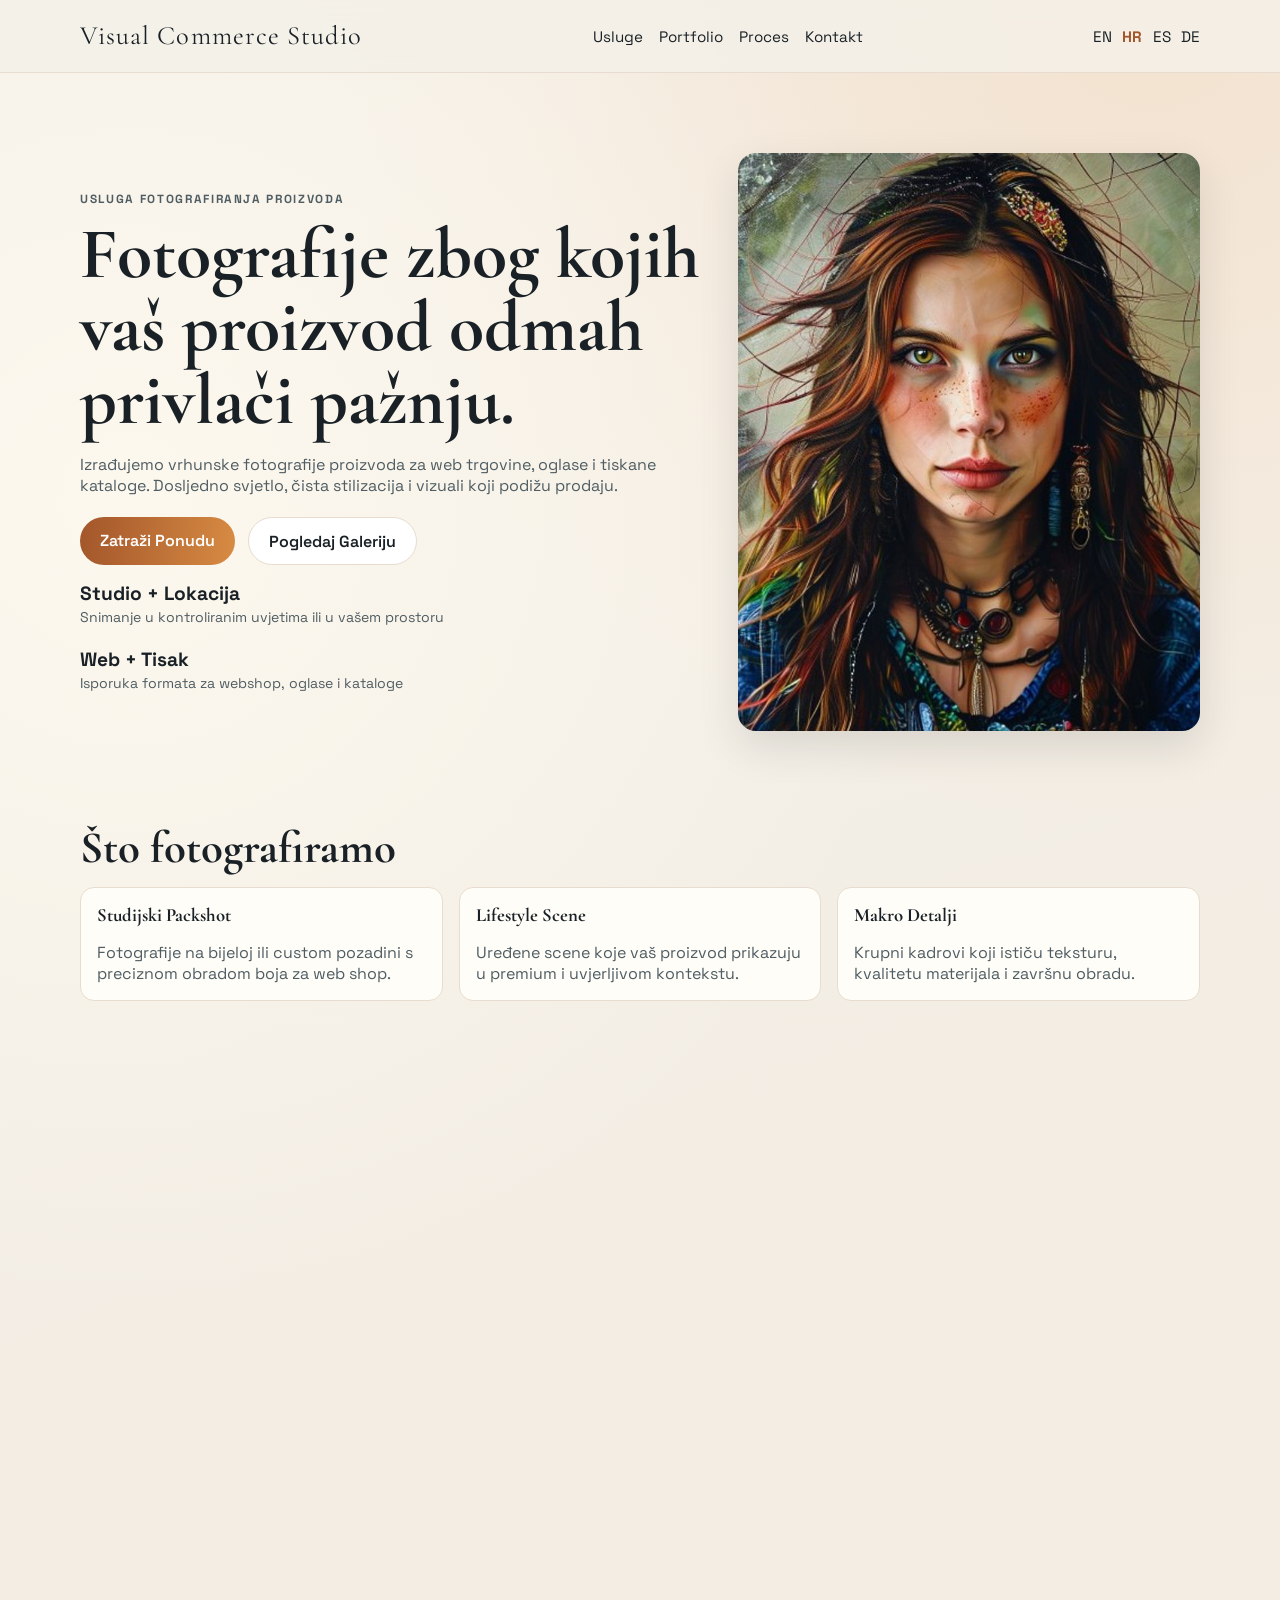
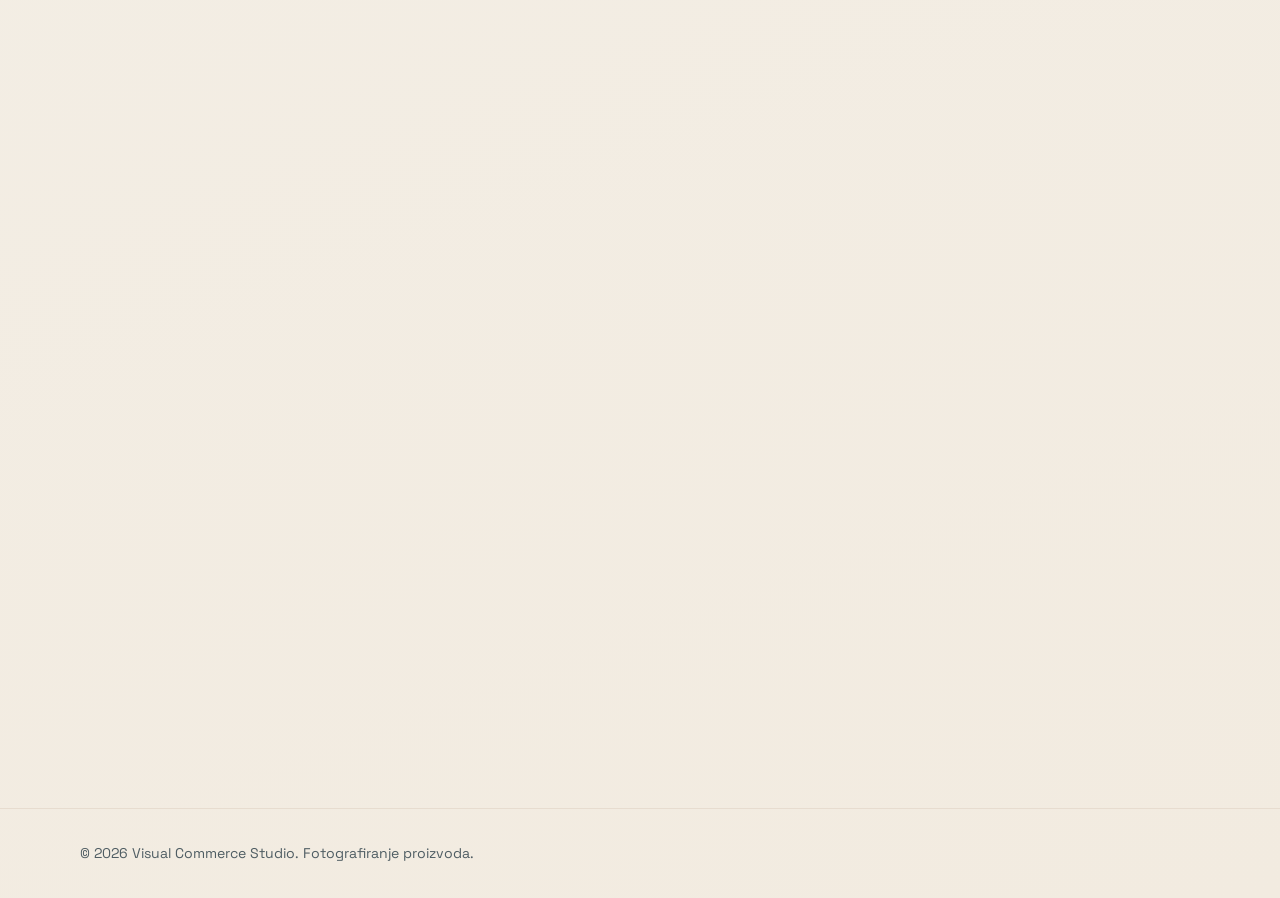
<file: index.html>
<!doctype html>
<html lang="hr">
<head>
  <meta charset="UTF-8" />
  <meta name="viewport" content="width=device-width, initial-scale=1.0" />
  <title>Profesionalno Fotografiranje Proizvoda</title>
  <meta name="description" content="Profesionalno fotografiranje proizvoda na hrvatskom, engleskom, španjolskom i njemačkom jeziku." />
  <link rel="stylesheet" href="assets/css/styles.css" />
</head>
<body class="language-portal">
  <main class="portal-wrap">
    <p class="eyebrow">Visual Commerce Studio</p>
    <h1>Odaberite Jezik</h1>
    <p>Profesionalno fotografiranje proizvoda za web trgovine, kataloge i kampanje.</p>
    <div class="language-grid">
      <a href="hr/" lang="hr">Hrvatski</a>
      <a href="en/" lang="en">English</a>
      <a href="es/" lang="es">Español</a>
      <a href="de/" lang="de">Deutsch</a>
    </div>
  </main>
  <script>
    (function () {
      var lang = (navigator.language || "en").toLowerCase();
      var target = "hr/";
      if (lang.indexOf("hr") === 0) target = "hr/";
      else if (lang.indexOf("es") === 0) target = "es/";
      else if (lang.indexOf("de") === 0) target = "de/";
      setTimeout(function () {
        window.location.href = target;
      }, 900);
    })();
  </script>
</body>
</html>
</file>
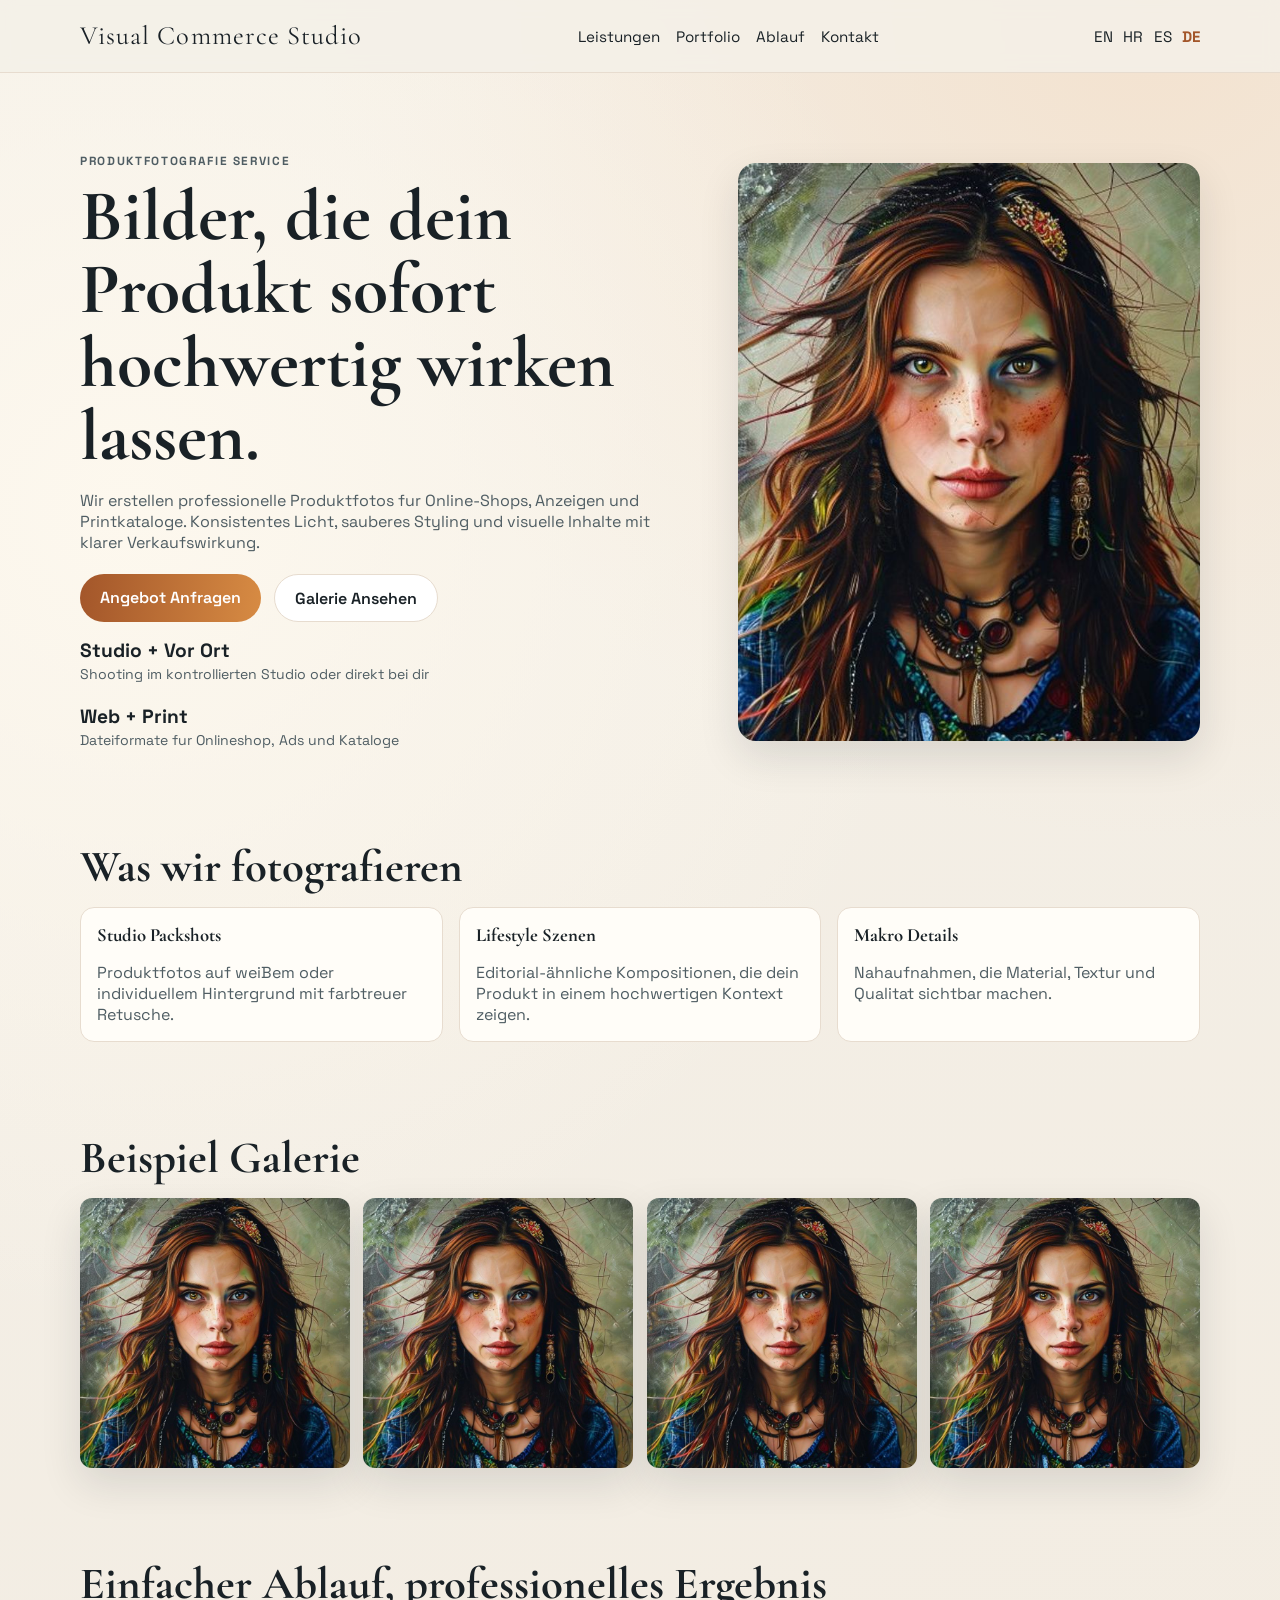
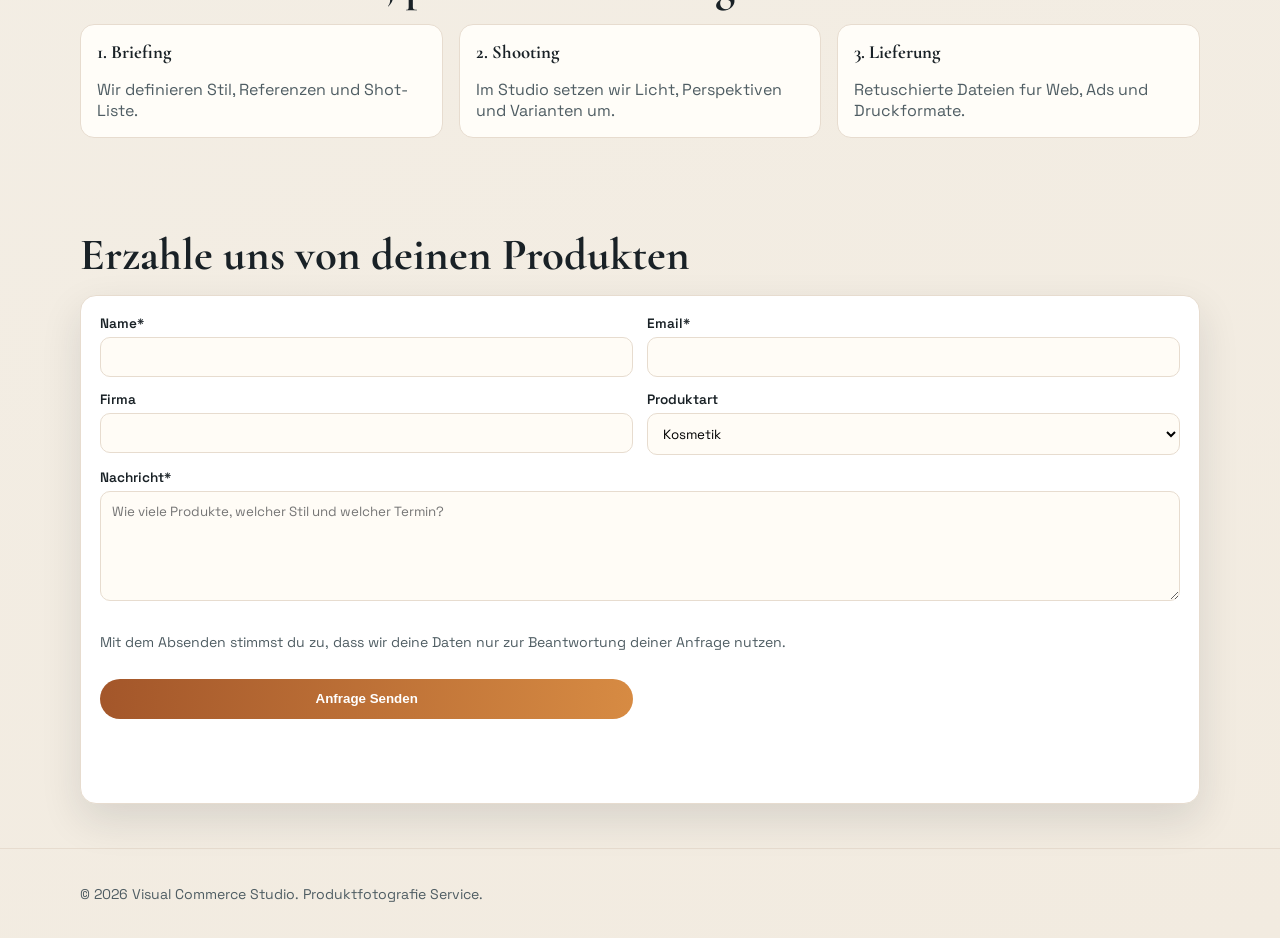
<file: de/index.html>
<!doctype html>
<html lang="de">
<head>
  <meta charset="UTF-8" />
  <meta name="viewport" content="width=device-width, initial-scale=1.0" />
  <title>Produktfotografie Service | Visual Commerce Studio</title>
  <meta name="description" content="Professionelle Produktfotografie fur E-Commerce, Social Media und Kataloge." />
  <link rel="canonical" href="https://itforsociety.github.io/Profesionalno-Fotografiranje-Proizvoda/de/" />
  <link rel="alternate" hreflang="en" href="https://itforsociety.github.io/Profesionalno-Fotografiranje-Proizvoda/en/" />
  <link rel="alternate" hreflang="hr" href="https://itforsociety.github.io/Profesionalno-Fotografiranje-Proizvoda/hr/" />
  <link rel="alternate" hreflang="es" href="https://itforsociety.github.io/Profesionalno-Fotografiranje-Proizvoda/es/" />
  <link rel="alternate" hreflang="de" href="https://itforsociety.github.io/Profesionalno-Fotografiranje-Proizvoda/de/" />
  <link rel="stylesheet" href="../assets/css/styles.css" />
</head>
<body>
  <header class="site-header">
    <div class="container nav">
      <a class="brand" href="../de/">Visual Commerce Studio</a>
      <nav class="nav-links">
        <a href="#services">Leistungen</a>
        <a href="#portfolio">Portfolio</a>
        <a href="#process">Ablauf</a>
        <a href="#contact">Kontakt</a>
      </nav>
      <div class="lang-switch">
        <a href="../en/">EN</a>
        <a href="../hr/">HR</a>
        <a href="../es/">ES</a>
        <a class="active" href="../de/">DE</a>
      </div>
    </div>
  </header>

  <main class="container">
    <section class="hero">
      <div data-reveal>
        <p class="eyebrow">Produktfotografie Service</p>
        <h1>Bilder, die dein Produkt sofort hochwertig wirken lassen.</h1>
        <p>Wir erstellen professionelle Produktfotos fur Online-Shops, Anzeigen und Printkataloge. Konsistentes Licht, sauberes Styling und visuelle Inhalte mit klarer Verkaufswirkung.</p>
        <div class="cta-row">
          <a class="btn btn-primary" href="#contact">Angebot Anfragen</a>
          <a class="btn btn-ghost" href="#portfolio">Galerie Ansehen</a>
        </div>
        <div class="metrics">
          <div><strong>Studio + Vor Ort</strong><span>Shooting im kontrollierten Studio oder direkt bei dir</span></div>
          <div><strong>Web + Print</strong><span>Dateiformate fur Onlineshop, Ads und Kataloge</span></div>
        </div>
      </div>
      <div class="hero-media" data-reveal>
        <img src="../assets/images/hero-cosmetics.jpg" alt="Professionelles Produktfoto von Kosmetik" loading="eager" />
      </div>
    </section>

    <section id="services" class="section" data-reveal>
      <h2>Was wir fotografieren</h2>
      <div class="cards">
        <article class="card"><h3>Studio Packshots</h3><p>Produktfotos auf weiBem oder individuellem Hintergrund mit farbtreuer Retusche.</p></article>
        <article class="card"><h3>Lifestyle Szenen</h3><p>Editorial-ähnliche Kompositionen, die dein Produkt in einem hochwertigen Kontext zeigen.</p></article>
        <article class="card"><h3>Makro Details</h3><p>Nahaufnahmen, die Material, Textur und Qualitat sichtbar machen.</p></article>
      </div>
    </section>

    <section id="portfolio" class="section" data-reveal>
      <h2>Beispiel Galerie</h2>
      <div class="gallery">
        <figure><img src="../assets/images/gallery-watch.jpg" alt="Produktfoto einer Luxus-Uhr" loading="lazy" /></figure>
        <figure><img src="../assets/images/gallery-headphones.jpg" alt="Produktfoto von kabellosen Kopfhorern" loading="lazy" /></figure>
        <figure><img src="../assets/images/gallery-skincare.jpg" alt="Skincare-Produkte fur Kampagnenmotiv" loading="lazy" /></figure>
        <figure><img src="../assets/images/gallery-coffee.jpg" alt="Foto einer Specialty-Coffee Verpackung" loading="lazy" /></figure>
      </div>
    </section>

    <section id="process" class="section" data-reveal>
      <h2>Einfacher Ablauf, professionelles Ergebnis</h2>
      <div class="cards">
        <article class="card"><h3>1. Briefing</h3><p>Wir definieren Stil, Referenzen und Shot-Liste.</p></article>
        <article class="card"><h3>2. Shooting</h3><p>Im Studio setzen wir Licht, Perspektiven und Varianten um.</p></article>
        <article class="card"><h3>3. Lieferung</h3><p>Retuschierte Dateien fur Web, Ads und Druckformate.</p></article>
      </div>
    </section>

    <section id="contact" class="section" data-reveal>
      <h2>Erzahle uns von deinen Produkten</h2>
      <div class="contact-box">
        <form data-lead-form data-success="Danke. Wir antworten innerhalb eines Werktages." data-error="Bitte Pflichtfelder ausfullen.">
          <label>Name*<input type="text" name="name" required /></label>
          <label>Email*<input type="email" name="email" required /></label>
          <label>Firma<input type="text" name="company" /></label>
          <label>Produktart
            <select name="type">
              <option>Kosmetik</option>
              <option>Elektronik</option>
              <option>Food und Beverage</option>
              <option>Mode und Accessoires</option>
            </select>
          </label>
          <label class="full">Nachricht*<textarea name="message" required placeholder="Wie viele Produkte, welcher Stil und welcher Termin?"></textarea></label>
          <p class="full form-note">Mit dem Absenden stimmst du zu, dass wir deine Daten nur zur Beantwortung deiner Anfrage nutzen.</p>
          <button class="btn btn-primary" type="submit">Anfrage Senden</button>
          <p class="full form-success" data-form-success></p>
        </form>
      </div>
    </section>
  </main>

  <footer class="site-footer">
    <div class="container">© <span id="year">2026</span> Visual Commerce Studio. Produktfotografie Service.</div>
  </footer>
  <script src="../assets/js/main.js"></script>
</body>
</html>
</file>
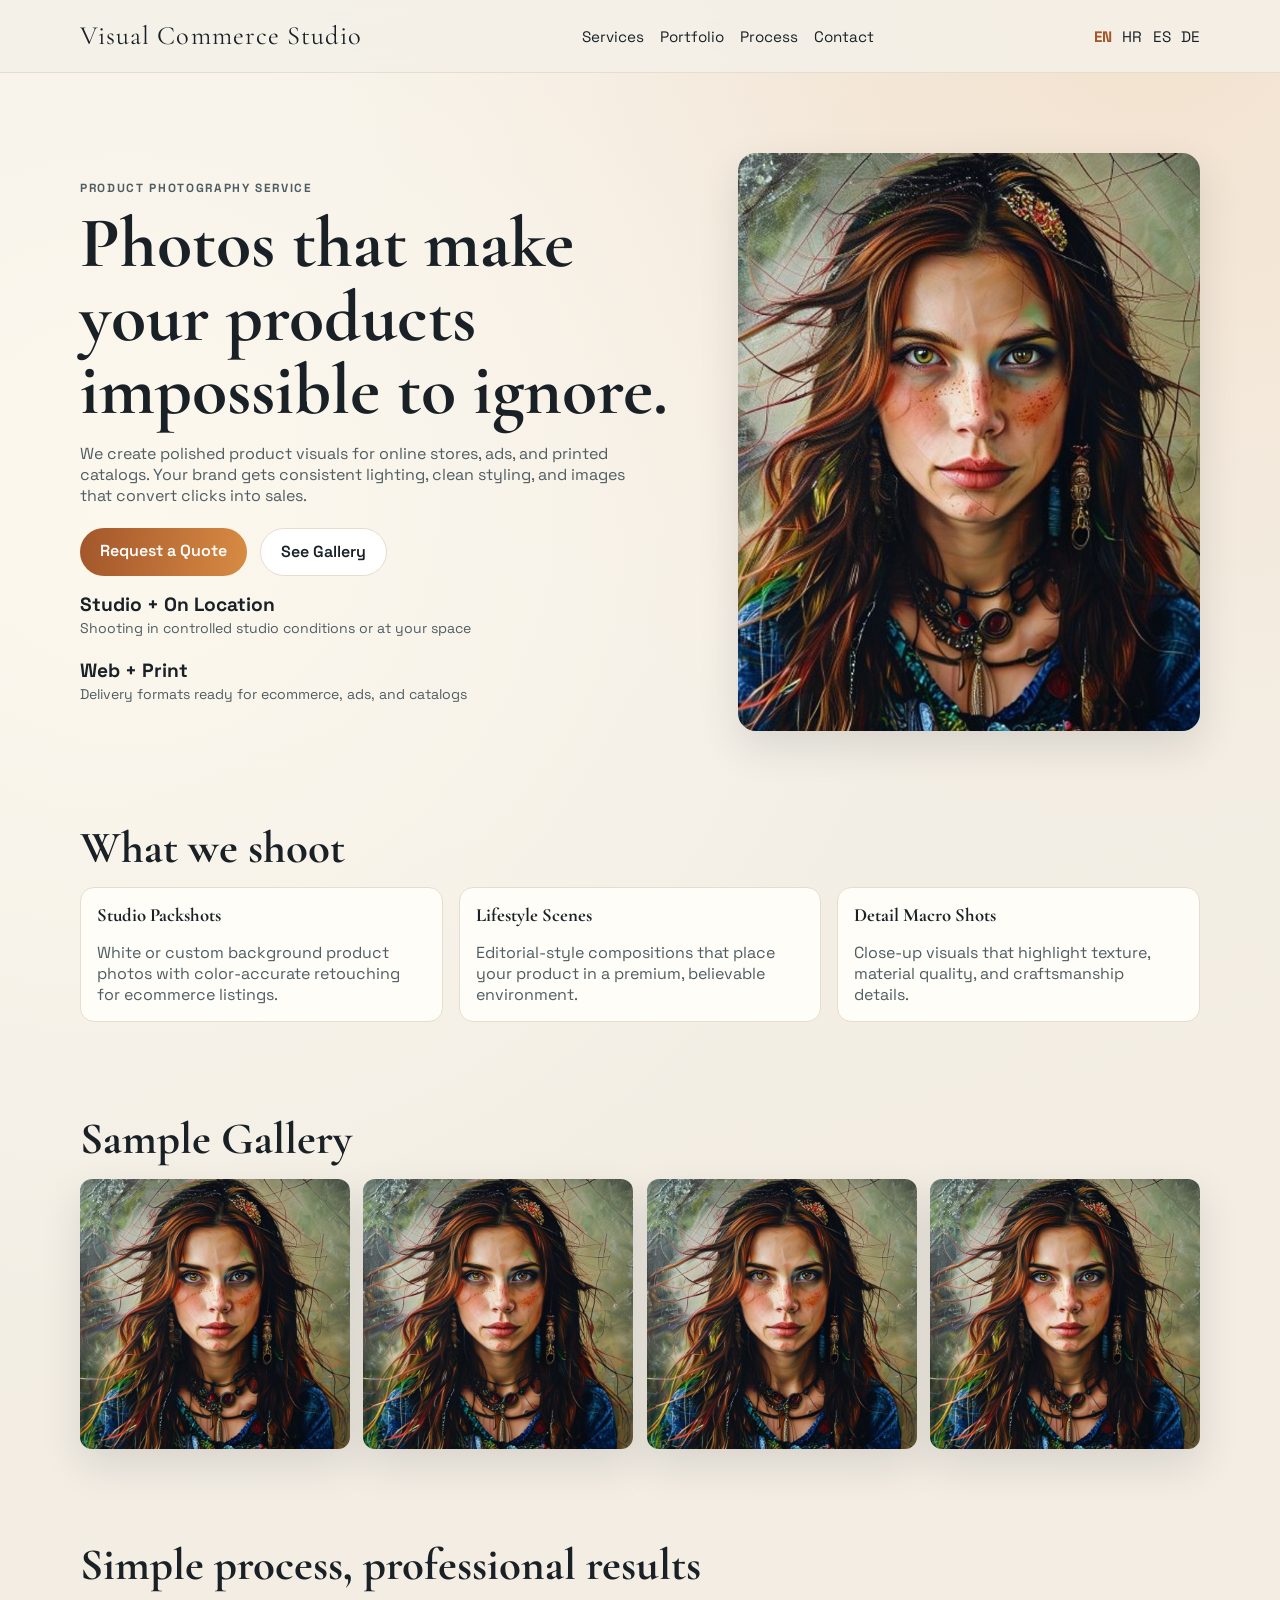
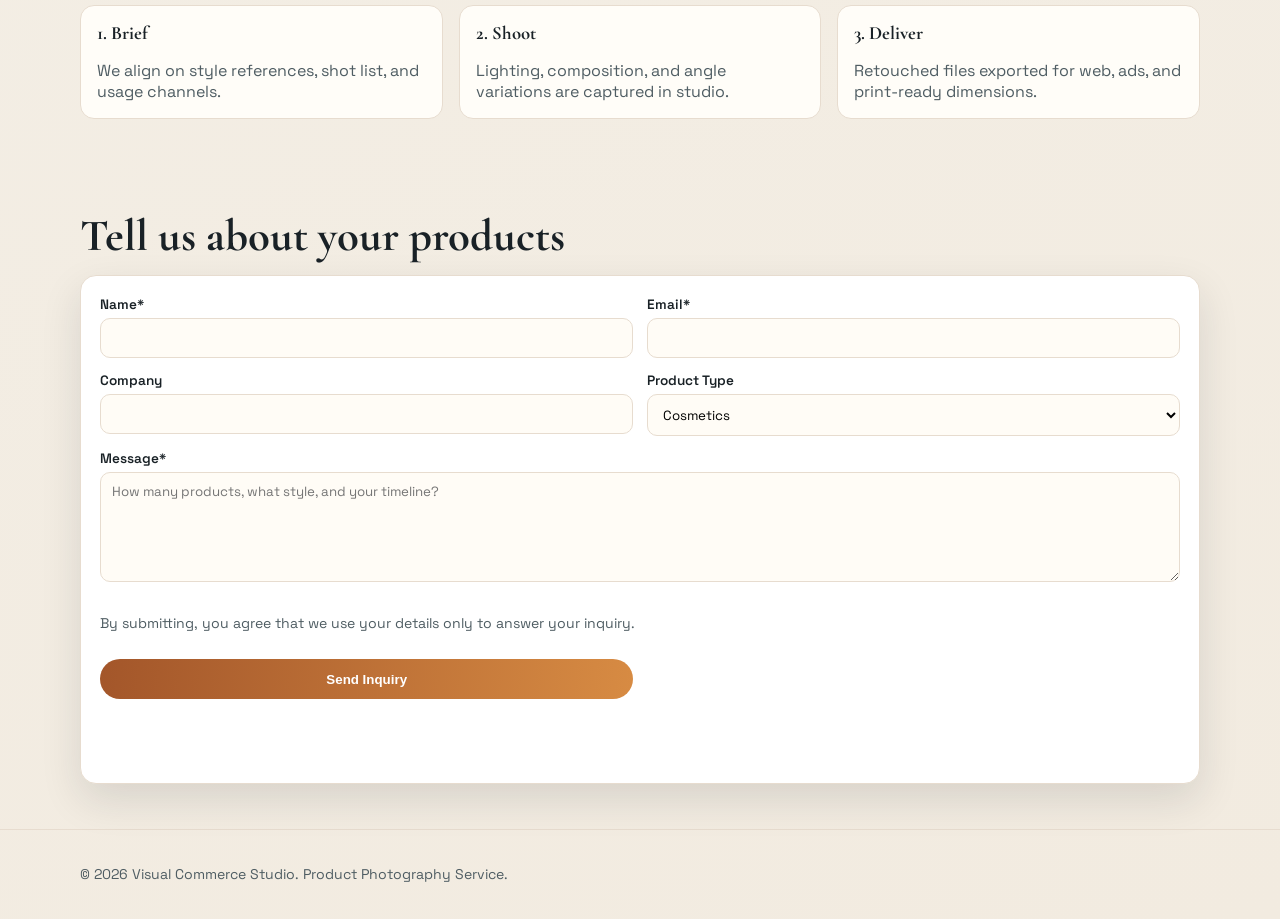
<file: en/index.html>
<!doctype html>
<html lang="en">
<head>
  <meta charset="UTF-8" />
  <meta name="viewport" content="width=device-width, initial-scale=1.0" />
  <title>Product Photography Service | Visual Commerce Studio</title>
  <meta name="description" content="Professional product photography for ecommerce, social media, and catalogs." />
  <link rel="canonical" href="https://itforsociety.github.io/Profesionalno-Fotografiranje-Proizvoda/en/" />
  <link rel="alternate" hreflang="en" href="https://itforsociety.github.io/Profesionalno-Fotografiranje-Proizvoda/en/" />
  <link rel="alternate" hreflang="hr" href="https://itforsociety.github.io/Profesionalno-Fotografiranje-Proizvoda/hr/" />
  <link rel="alternate" hreflang="es" href="https://itforsociety.github.io/Profesionalno-Fotografiranje-Proizvoda/es/" />
  <link rel="alternate" hreflang="de" href="https://itforsociety.github.io/Profesionalno-Fotografiranje-Proizvoda/de/" />
  <link rel="stylesheet" href="../assets/css/styles.css" />
</head>
<body>
  <header class="site-header">
    <div class="container nav">
      <a class="brand" href="../en/">Visual Commerce Studio</a>
      <nav class="nav-links">
        <a href="#services">Services</a>
        <a href="#portfolio">Portfolio</a>
        <a href="#process">Process</a>
        <a href="#contact">Contact</a>
      </nav>
      <div class="lang-switch">
        <a class="active" href="../en/">EN</a>
        <a href="../hr/">HR</a>
        <a href="../es/">ES</a>
        <a href="../de/">DE</a>
      </div>
    </div>
  </header>

  <main class="container">
    <section class="hero">
      <div data-reveal>
        <p class="eyebrow">Product Photography Service</p>
        <h1>Photos that make your products impossible to ignore.</h1>
        <p>We create polished product visuals for online stores, ads, and printed catalogs. Your brand gets consistent lighting, clean styling, and images that convert clicks into sales.</p>
        <div class="cta-row">
          <a class="btn btn-primary" href="#contact">Request a Quote</a>
          <a class="btn btn-ghost" href="#portfolio">See Gallery</a>
        </div>
        <div class="metrics">
          <div><strong>Studio + On Location</strong><span>Shooting in controlled studio conditions or at your space</span></div>
          <div><strong>Web + Print</strong><span>Delivery formats ready for ecommerce, ads, and catalogs</span></div>
        </div>
      </div>
      <div class="hero-media" data-reveal>
        <img src="../assets/images/hero-cosmetics.jpg" alt="Premium product photography setup with cosmetics" loading="eager" />
      </div>
    </section>

    <section id="services" class="section" data-reveal>
      <h2>What we shoot</h2>
      <div class="cards">
        <article class="card"><h3>Studio Packshots</h3><p>White or custom background product photos with color-accurate retouching for ecommerce listings.</p></article>
        <article class="card"><h3>Lifestyle Scenes</h3><p>Editorial-style compositions that place your product in a premium, believable environment.</p></article>
        <article class="card"><h3>Detail Macro Shots</h3><p>Close-up visuals that highlight texture, material quality, and craftsmanship details.</p></article>
      </div>
    </section>

    <section id="portfolio" class="section" data-reveal>
      <h2>Sample Gallery</h2>
      <div class="gallery">
        <figure><img src="../assets/images/gallery-watch.jpg" alt="Luxury watch product image" loading="lazy" /></figure>
        <figure><img src="../assets/images/gallery-headphones.jpg" alt="Wireless headphones product image" loading="lazy" /></figure>
        <figure><img src="../assets/images/gallery-skincare.jpg" alt="Skincare bottles arranged for product campaign" loading="lazy" /></figure>
        <figure><img src="../assets/images/gallery-coffee.jpg" alt="Specialty coffee packaging product photo" loading="lazy" /></figure>
      </div>
    </section>

    <section id="process" class="section" data-reveal>
      <h2>Simple process, professional results</h2>
      <div class="cards">
        <article class="card"><h3>1. Brief</h3><p>We align on style references, shot list, and usage channels.</p></article>
        <article class="card"><h3>2. Shoot</h3><p>Lighting, composition, and angle variations are captured in studio.</p></article>
        <article class="card"><h3>3. Deliver</h3><p>Retouched files exported for web, ads, and print-ready dimensions.</p></article>
      </div>
    </section>

    <section id="contact" class="section" data-reveal>
      <h2>Tell us about your products</h2>
      <div class="contact-box">
        <form data-lead-form data-success="Thanks. We will reply within one business day." data-error="Please complete required fields.">
          <label>Name*<input type="text" name="name" required /></label>
          <label>Email*<input type="email" name="email" required /></label>
          <label>Company<input type="text" name="company" /></label>
          <label>Product Type
            <select name="type">
              <option>Cosmetics</option>
              <option>Electronics</option>
              <option>Food & Beverage</option>
              <option>Fashion & Accessories</option>
            </select>
          </label>
          <label class="full">Message*<textarea name="message" required placeholder="How many products, what style, and your timeline?"></textarea></label>
          <p class="full form-note">By submitting, you agree that we use your details only to answer your inquiry.</p>
          <button class="btn btn-primary" type="submit">Send Inquiry</button>
          <p class="full form-success" data-form-success></p>
        </form>
      </div>
    </section>
  </main>

  <footer class="site-footer">
    <div class="container">© <span id="year">2026</span> Visual Commerce Studio. Product Photography Service.</div>
  </footer>
  <script src="../assets/js/main.js"></script>
</body>
</html>
</file>
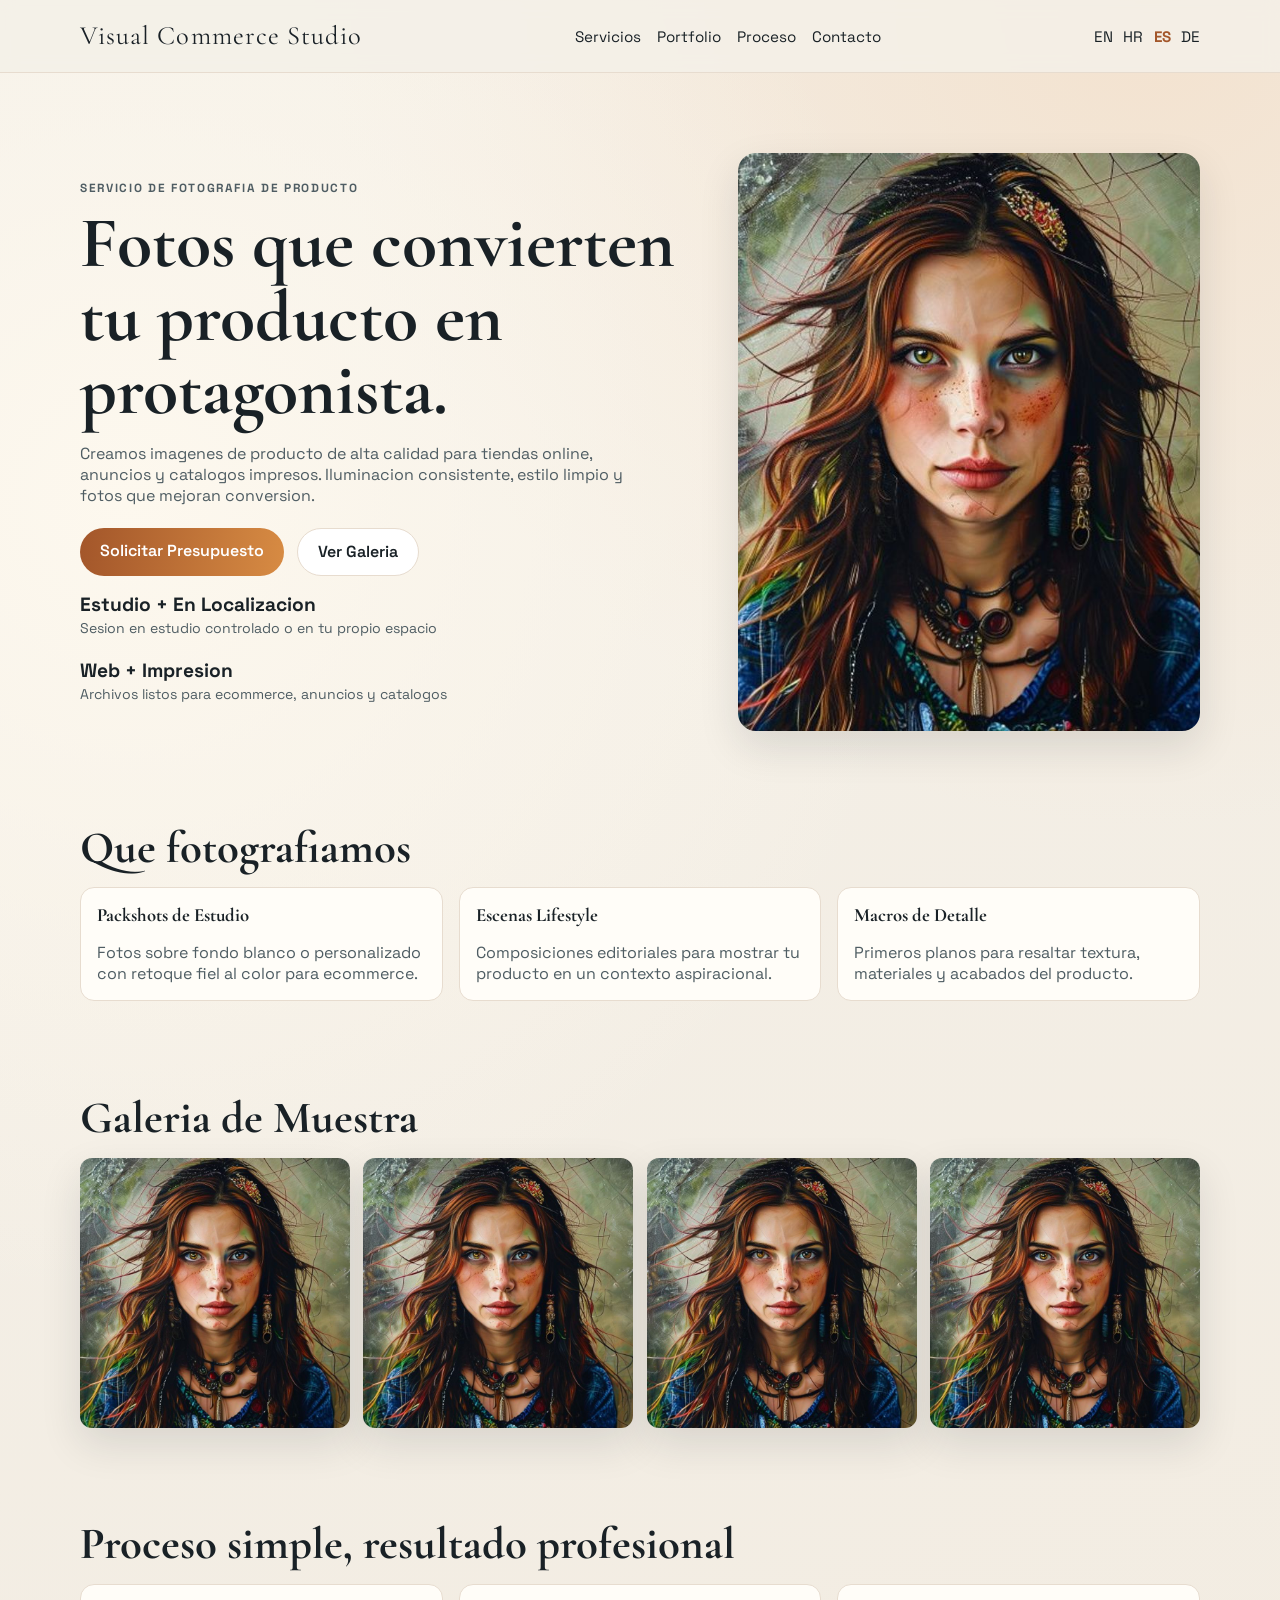
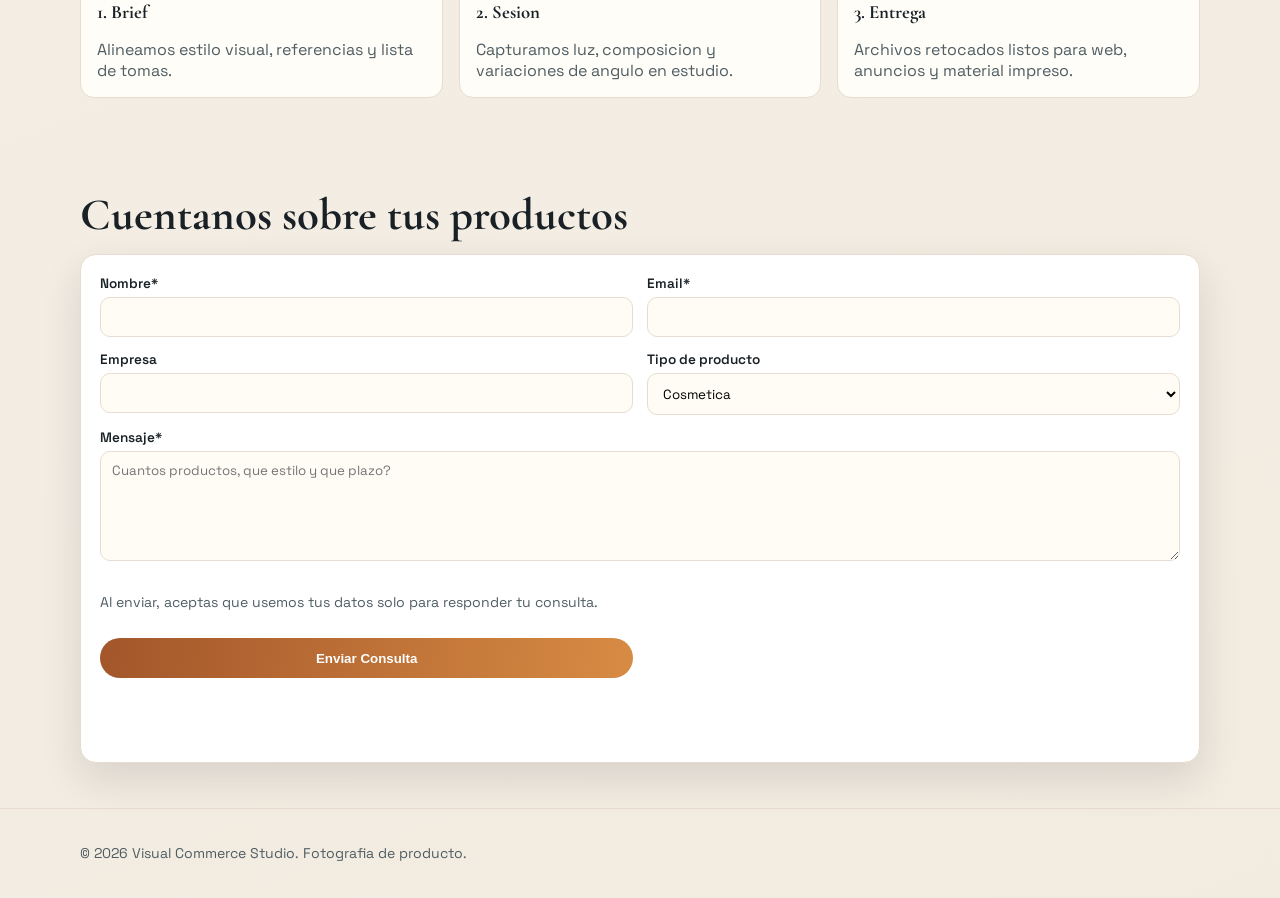
<file: es/index.html>
<!doctype html>
<html lang="es">
<head>
  <meta charset="UTF-8" />
  <meta name="viewport" content="width=device-width, initial-scale=1.0" />
  <title>Servicio de Fotografia de Producto | Visual Commerce Studio</title>
  <meta name="description" content="Fotografia profesional de producto para ecommerce, redes sociales y catalogos." />
  <link rel="canonical" href="https://itforsociety.github.io/Profesionalno-Fotografiranje-Proizvoda/es/" />
  <link rel="alternate" hreflang="en" href="https://itforsociety.github.io/Profesionalno-Fotografiranje-Proizvoda/en/" />
  <link rel="alternate" hreflang="hr" href="https://itforsociety.github.io/Profesionalno-Fotografiranje-Proizvoda/hr/" />
  <link rel="alternate" hreflang="es" href="https://itforsociety.github.io/Profesionalno-Fotografiranje-Proizvoda/es/" />
  <link rel="alternate" hreflang="de" href="https://itforsociety.github.io/Profesionalno-Fotografiranje-Proizvoda/de/" />
  <link rel="stylesheet" href="../assets/css/styles.css" />
</head>
<body>
  <header class="site-header">
    <div class="container nav">
      <a class="brand" href="../es/">Visual Commerce Studio</a>
      <nav class="nav-links">
        <a href="#services">Servicios</a>
        <a href="#portfolio">Portfolio</a>
        <a href="#process">Proceso</a>
        <a href="#contact">Contacto</a>
      </nav>
      <div class="lang-switch">
        <a href="../en/">EN</a>
        <a href="../hr/">HR</a>
        <a class="active" href="../es/">ES</a>
        <a href="../de/">DE</a>
      </div>
    </div>
  </header>

  <main class="container">
    <section class="hero">
      <div data-reveal>
        <p class="eyebrow">Servicio de Fotografia de Producto</p>
        <h1>Fotos que convierten tu producto en protagonista.</h1>
        <p>Creamos imagenes de producto de alta calidad para tiendas online, anuncios y catalogos impresos. Iluminacion consistente, estilo limpio y fotos que mejoran conversion.</p>
        <div class="cta-row">
          <a class="btn btn-primary" href="#contact">Solicitar Presupuesto</a>
          <a class="btn btn-ghost" href="#portfolio">Ver Galeria</a>
        </div>
        <div class="metrics">
          <div><strong>Estudio + En Localizacion</strong><span>Sesion en estudio controlado o en tu propio espacio</span></div>
          <div><strong>Web + Impresion</strong><span>Archivos listos para ecommerce, anuncios y catalogos</span></div>
        </div>
      </div>
      <div class="hero-media" data-reveal>
        <img src="../assets/images/hero-cosmetics.jpg" alt="Fotografia premium de productos cosmeticos" loading="eager" />
      </div>
    </section>

    <section id="services" class="section" data-reveal>
      <h2>Que fotografiamos</h2>
      <div class="cards">
        <article class="card"><h3>Packshots de Estudio</h3><p>Fotos sobre fondo blanco o personalizado con retoque fiel al color para ecommerce.</p></article>
        <article class="card"><h3>Escenas Lifestyle</h3><p>Composiciones editoriales para mostrar tu producto en un contexto aspiracional.</p></article>
        <article class="card"><h3>Macros de Detalle</h3><p>Primeros planos para resaltar textura, materiales y acabados del producto.</p></article>
      </div>
    </section>

    <section id="portfolio" class="section" data-reveal>
      <h2>Galeria de Muestra</h2>
      <div class="gallery">
        <figure><img src="../assets/images/gallery-watch.jpg" alt="Imagen de producto de reloj de lujo" loading="lazy" /></figure>
        <figure><img src="../assets/images/gallery-headphones.jpg" alt="Imagen de auriculares inalambricos" loading="lazy" /></figure>
        <figure><img src="../assets/images/gallery-skincare.jpg" alt="Botellas de skincare en una composicion comercial" loading="lazy" /></figure>
        <figure><img src="../assets/images/gallery-coffee.jpg" alt="Foto de packaging de cafe de especialidad" loading="lazy" /></figure>
      </div>
    </section>

    <section id="process" class="section" data-reveal>
      <h2>Proceso simple, resultado profesional</h2>
      <div class="cards">
        <article class="card"><h3>1. Brief</h3><p>Alineamos estilo visual, referencias y lista de tomas.</p></article>
        <article class="card"><h3>2. Sesion</h3><p>Capturamos luz, composicion y variaciones de angulo en estudio.</p></article>
        <article class="card"><h3>3. Entrega</h3><p>Archivos retocados listos para web, anuncios y material impreso.</p></article>
      </div>
    </section>

    <section id="contact" class="section" data-reveal>
      <h2>Cuentanos sobre tus productos</h2>
      <div class="contact-box">
        <form data-lead-form data-success="Gracias. Responderemos en un dia laborable." data-error="Completa los campos obligatorios.">
          <label>Nombre*<input type="text" name="name" required /></label>
          <label>Email*<input type="email" name="email" required /></label>
          <label>Empresa<input type="text" name="company" /></label>
          <label>Tipo de producto
            <select name="type">
              <option>Cosmetica</option>
              <option>Electronica</option>
              <option>Alimentacion y bebidas</option>
              <option>Moda y accesorios</option>
            </select>
          </label>
          <label class="full">Mensaje*<textarea name="message" required placeholder="Cuantos productos, que estilo y que plazo?"></textarea></label>
          <p class="full form-note">Al enviar, aceptas que usemos tus datos solo para responder tu consulta.</p>
          <button class="btn btn-primary" type="submit">Enviar Consulta</button>
          <p class="full form-success" data-form-success></p>
        </form>
      </div>
    </section>
  </main>

  <footer class="site-footer">
    <div class="container">© <span id="year">2026</span> Visual Commerce Studio. Fotografia de producto.</div>
  </footer>
  <script src="../assets/js/main.js"></script>
</body>
</html>
</file>
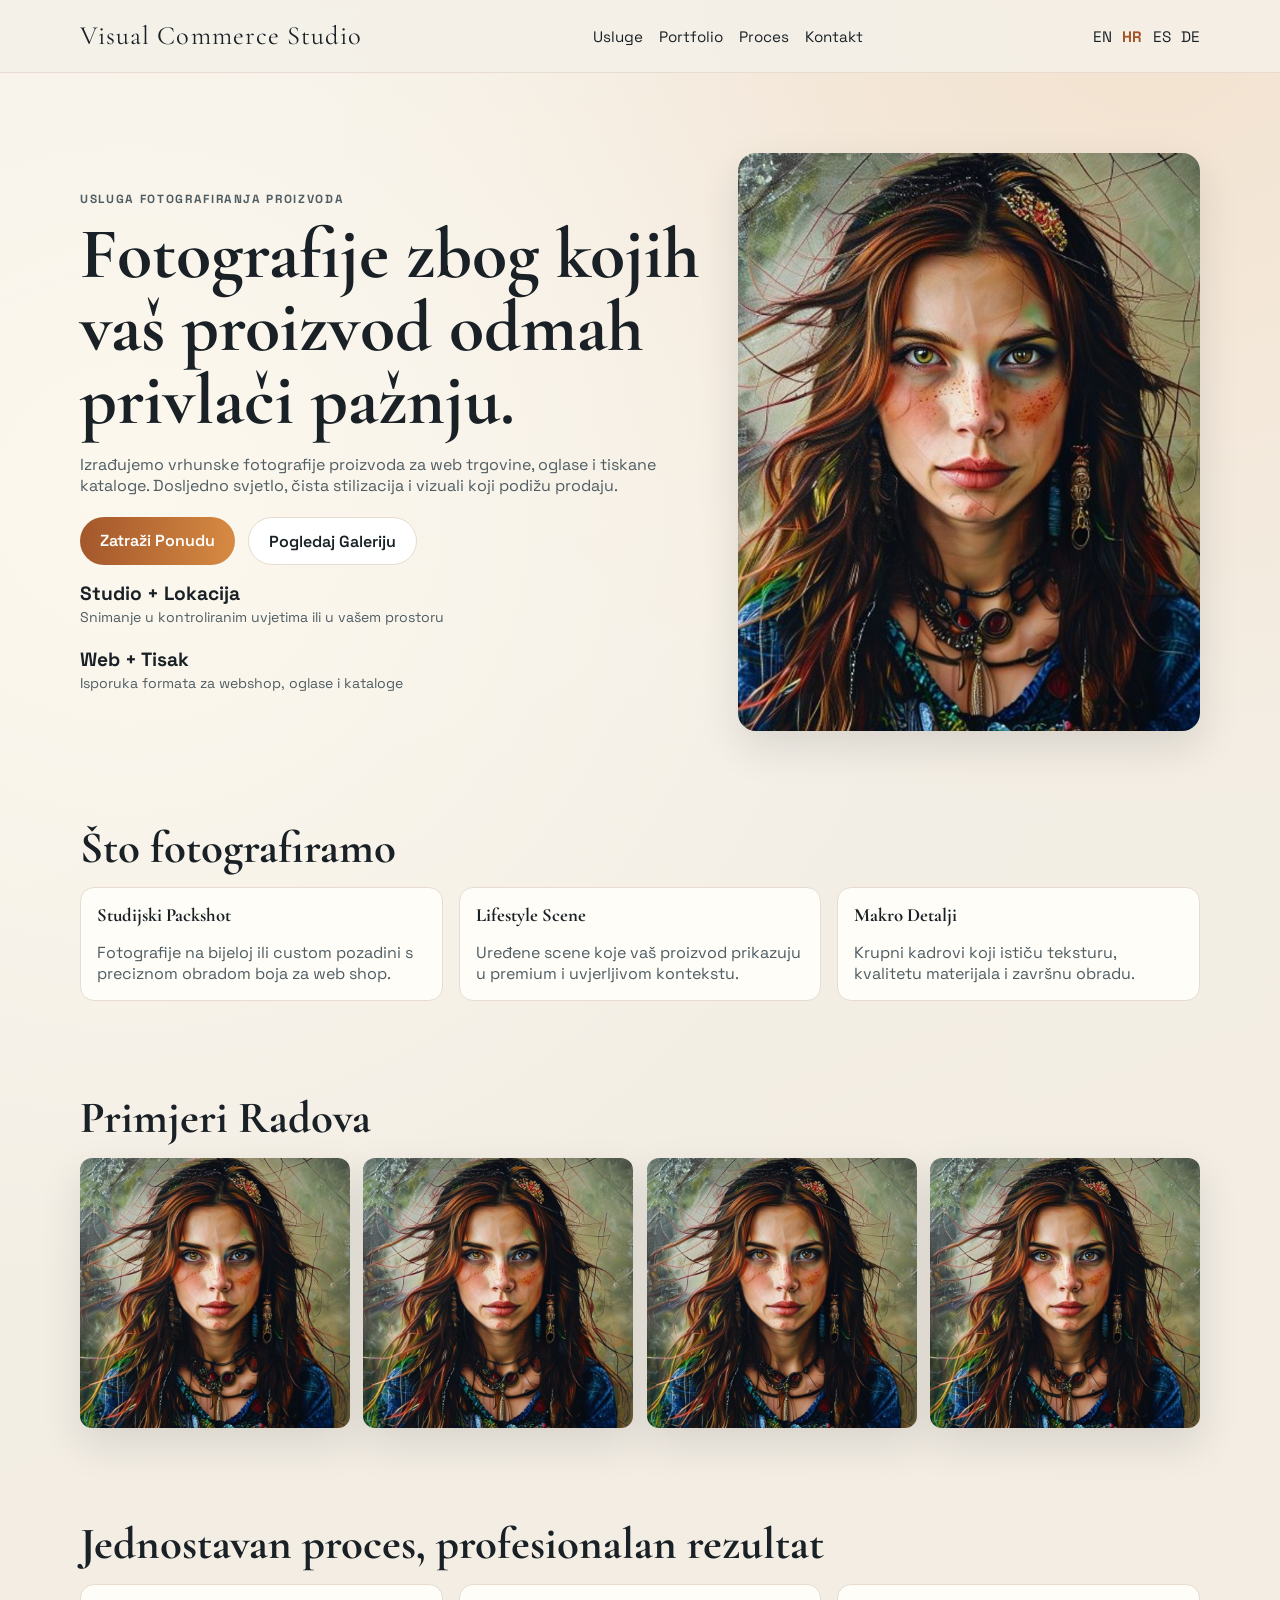
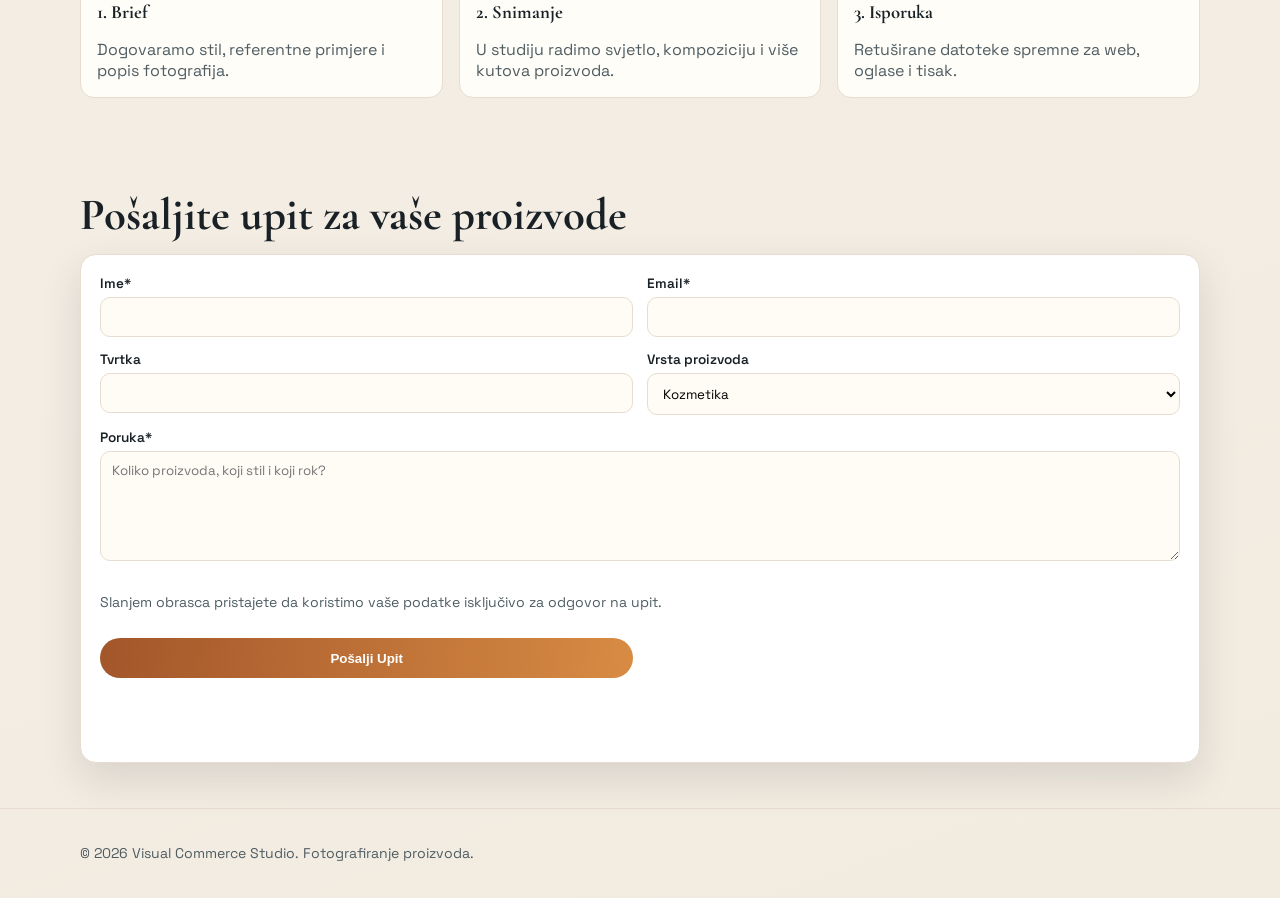
<file: hr/index.html>
<!doctype html>
<html lang="hr">
<head>
  <meta charset="UTF-8" />
  <meta name="viewport" content="width=device-width, initial-scale=1.0" />
  <title>Usluga Fotografiranja Proizvoda | Visual Commerce Studio</title>
  <meta name="description" content="Profesionalno fotografiranje proizvoda za web shop, društvene mreže i kataloge." />
  <link rel="canonical" href="https://itforsociety.github.io/Profesionalno-Fotografiranje-Proizvoda/hr/" />
  <link rel="alternate" hreflang="en" href="https://itforsociety.github.io/Profesionalno-Fotografiranje-Proizvoda/en/" />
  <link rel="alternate" hreflang="hr" href="https://itforsociety.github.io/Profesionalno-Fotografiranje-Proizvoda/hr/" />
  <link rel="alternate" hreflang="es" href="https://itforsociety.github.io/Profesionalno-Fotografiranje-Proizvoda/es/" />
  <link rel="alternate" hreflang="de" href="https://itforsociety.github.io/Profesionalno-Fotografiranje-Proizvoda/de/" />
  <link rel="stylesheet" href="../assets/css/styles.css" />
</head>
<body>
  <header class="site-header">
    <div class="container nav">
      <a class="brand" href="../hr/">Visual Commerce Studio</a>
      <nav class="nav-links">
        <a href="#services">Usluge</a>
        <a href="#portfolio">Portfolio</a>
        <a href="#process">Proces</a>
        <a href="#contact">Kontakt</a>
      </nav>
      <div class="lang-switch">
        <a href="../en/">EN</a>
        <a class="active" href="../hr/">HR</a>
        <a href="../es/">ES</a>
        <a href="../de/">DE</a>
      </div>
    </div>
  </header>

  <main class="container">
    <section class="hero">
      <div data-reveal>
        <p class="eyebrow">Usluga Fotografiranja Proizvoda</p>
        <h1>Fotografije zbog kojih vaš proizvod odmah privlači pažnju.</h1>
        <p>Izrađujemo vrhunske fotografije proizvoda za web trgovine, oglase i tiskane kataloge. Dosljedno svjetlo, čista stilizacija i vizuali koji podižu prodaju.</p>
        <div class="cta-row">
          <a class="btn btn-primary" href="#contact">Zatraži Ponudu</a>
          <a class="btn btn-ghost" href="#portfolio">Pogledaj Galeriju</a>
        </div>
        <div class="metrics">
          <div><strong>Studio + Lokacija</strong><span>Snimanje u kontroliranim uvjetima ili u vašem prostoru</span></div>
          <div><strong>Web + Tisak</strong><span>Isporuka formata za webshop, oglase i kataloge</span></div>
        </div>
      </div>
      <div class="hero-media" data-reveal>
        <img src="../assets/images/hero-cosmetics.jpg" alt="Profesionalno fotografiranje kozmetičkih proizvoda" loading="eager" />
      </div>
    </section>

    <section id="services" class="section" data-reveal>
      <h2>Što fotografiramo</h2>
      <div class="cards">
        <article class="card"><h3>Studijski Packshot</h3><p>Fotografije na bijeloj ili custom pozadini s preciznom obradom boja za web shop.</p></article>
        <article class="card"><h3>Lifestyle Scene</h3><p>Uređene scene koje vaš proizvod prikazuju u premium i uvjerljivom kontekstu.</p></article>
        <article class="card"><h3>Makro Detalji</h3><p>Krupni kadrovi koji ističu teksturu, kvalitetu materijala i završnu obradu.</p></article>
      </div>
    </section>

    <section id="portfolio" class="section" data-reveal>
      <h2>Primjeri Radova</h2>
      <div class="gallery">
        <figure><img src="../assets/images/gallery-watch.jpg" alt="Fotografija luksuznog sata" loading="lazy" /></figure>
        <figure><img src="../assets/images/gallery-headphones.jpg" alt="Fotografija bežičnih slušalica" loading="lazy" /></figure>
        <figure><img src="../assets/images/gallery-skincare.jpg" alt="Kozmetički proizvodi za marketinšku kampanju" loading="lazy" /></figure>
        <figure><img src="../assets/images/gallery-coffee.jpg" alt="Fotografija pakiranja specialty kave" loading="lazy" /></figure>
      </div>
    </section>

    <section id="process" class="section" data-reveal>
      <h2>Jednostavan proces, profesionalan rezultat</h2>
      <div class="cards">
        <article class="card"><h3>1. Brief</h3><p>Dogovaramo stil, referentne primjere i popis fotografija.</p></article>
        <article class="card"><h3>2. Snimanje</h3><p>U studiju radimo svjetlo, kompoziciju i više kutova proizvoda.</p></article>
        <article class="card"><h3>3. Isporuka</h3><p>Retuširane datoteke spremne za web, oglase i tisak.</p></article>
      </div>
    </section>

    <section id="contact" class="section" data-reveal>
      <h2>Pošaljite upit za vaše proizvode</h2>
      <div class="contact-box">
        <form data-lead-form data-success="Hvala. Odgovaramo unutar jednog radnog dana." data-error="Molimo ispunite obavezna polja.">
          <label>Ime*<input type="text" name="name" required /></label>
          <label>Email*<input type="email" name="email" required /></label>
          <label>Tvrtka<input type="text" name="company" /></label>
          <label>Vrsta proizvoda
            <select name="type">
              <option>Kozmetika</option>
              <option>Elektronika</option>
              <option>Hrana i piće</option>
              <option>Moda i dodaci</option>
            </select>
          </label>
          <label class="full">Poruka*<textarea name="message" required placeholder="Koliko proizvoda, koji stil i koji rok?"></textarea></label>
          <p class="full form-note">Slanjem obrasca pristajete da koristimo vaše podatke isključivo za odgovor na upit.</p>
          <button class="btn btn-primary" type="submit">Pošalji Upit</button>
          <p class="full form-success" data-form-success></p>
        </form>
      </div>
    </section>
  </main>

  <footer class="site-footer">
    <div class="container">© <span id="year">2026</span> Visual Commerce Studio. Fotografiranje proizvoda.</div>
  </footer>
  <script src="../assets/js/main.js"></script>
</body>
</html>
</file>
<file: assets/css/styles.css>
@import url("https://fonts.googleapis.com/css2?family=Cormorant+Garamond:wght@500;600;700&family=Space+Grotesk:wght@400;500;600;700&display=swap");

:root {
  --bg: #f4f0e8;
  --surface: #fffdf8;
  --ink: #192126;
  --muted: #4f5d63;
  --accent: #a3562a;
  --accent-2: #d78b43;
  --line: #e7dccf;
  --ok: #2d7c58;
  --shadow: 0 16px 40px rgba(25, 33, 38, 0.12);
}

* {
  box-sizing: border-box;
}

html,
body {
  margin: 0;
  padding: 0;
}

body {
  font-family: "Space Grotesk", sans-serif;
  color: var(--ink);
  background:
    radial-gradient(circle at 10% 20%, #fdf8ee 0%, transparent 35%),
    radial-gradient(circle at 90% 0%, #f3e2cf 0%, transparent 30%),
    linear-gradient(160deg, #f4f0e8 0%, #f2ebe0 100%);
  min-height: 100vh;
}

img {
  max-width: 100%;
  display: block;
}

.container {
  width: min(1120px, calc(100% - 2.4rem));
  margin: 0 auto;
}

.site-header {
  position: sticky;
  top: 0;
  z-index: 20;
  backdrop-filter: blur(8px);
  background: rgba(244, 240, 232, 0.86);
  border-bottom: 1px solid var(--line);
}

.nav {
  min-height: 72px;
  display: flex;
  align-items: center;
  justify-content: space-between;
  gap: 1rem;
}

.brand {
  font-family: "Cormorant Garamond", serif;
  font-size: 1.65rem;
  text-decoration: none;
  color: var(--ink);
  letter-spacing: 0.04em;
}

.nav-links {
  display: flex;
  gap: 1rem;
  flex-wrap: wrap;
}

.nav-links a,
.lang-switch a {
  color: var(--ink);
  text-decoration: none;
  font-size: 0.95rem;
}

.lang-switch {
  display: flex;
  align-items: center;
  gap: 0.65rem;
}

.lang-switch a.active {
  color: var(--accent);
  font-weight: 700;
}

.hero {
  padding: 5rem 0 2.8rem;
  display: grid;
  grid-template-columns: 1.15fr 0.85fr;
  gap: 2rem;
  align-items: center;
}

.eyebrow {
  color: var(--accent);
  text-transform: uppercase;
  letter-spacing: 0.14em;
  font-size: 0.74rem;
  font-weight: 700;
  margin: 0;
}

h1,
h2,
h3 {
  font-family: "Cormorant Garamond", serif;
  margin: 0;
}

h1 {
  font-size: clamp(2.3rem, 6vw, 4.5rem);
  line-height: 1.02;
  margin-top: 0.75rem;
}

.hero p {
  color: var(--muted);
  max-width: 58ch;
}

.cta-row {
  display: flex;
  flex-wrap: wrap;
  gap: 0.8rem;
  margin-top: 1.35rem;
}

.btn {
  border: none;
  border-radius: 999px;
  padding: 0.78rem 1.25rem;
  text-decoration: none;
  font-weight: 600;
  display: inline-block;
}

.btn-primary {
  background: linear-gradient(95deg, var(--accent), var(--accent-2));
  color: #fff;
}

.btn-ghost {
  background: #fff;
  color: var(--ink);
  border: 1px solid var(--line);
}

.hero-media img {
  border-radius: 18px;
  box-shadow: var(--shadow);
  aspect-ratio: 4 / 5;
  object-fit: cover;
}

.metrics {
  margin-top: 1rem;
  display: flex;
  gap: 1.25rem;
  flex-wrap: wrap;
}

.metrics strong {
  display: block;
  font-size: 1.2rem;
}

.metrics span {
  color: var(--muted);
  font-size: 0.88rem;
}

.section {
  padding: 2.8rem 0;
}

.section h2 {
  font-size: clamp(1.8rem, 4vw, 2.8rem);
  margin-bottom: 0.8rem;
}

.cards {
  display: grid;
  grid-template-columns: repeat(3, 1fr);
  gap: 1rem;
}

.card {
  background: var(--surface);
  border: 1px solid var(--line);
  border-radius: 14px;
  padding: 1rem;
}

.card p {
  color: var(--muted);
  margin-bottom: 0;
}

.gallery {
  display: grid;
  grid-template-columns: repeat(4, 1fr);
  gap: 0.85rem;
}

.gallery figure {
  margin: 0;
}

.gallery img {
  border-radius: 12px;
  box-shadow: var(--shadow);
  aspect-ratio: 1 / 1;
  object-fit: cover;
}

.contact-box {
  background: #fff;
  border: 1px solid var(--line);
  border-radius: 16px;
  box-shadow: var(--shadow);
  padding: 1.2rem;
}

form {
  display: grid;
  grid-template-columns: repeat(2, 1fr);
  gap: 0.85rem;
}

form .full {
  grid-column: 1 / -1;
}

label {
  font-size: 0.85rem;
  font-weight: 600;
}

input,
textarea,
select {
  width: 100%;
  margin-top: 0.35rem;
  border: 1px solid var(--line);
  border-radius: 10px;
  padding: 0.65rem 0.7rem;
  font-family: inherit;
  background: #fffcf6;
}

textarea {
  min-height: 110px;
  resize: vertical;
}

.form-note {
  font-size: 0.88rem;
  color: var(--muted);
}

.form-success {
  color: var(--ok);
  font-weight: 700;
  min-height: 1.2rem;
}

.site-footer {
  padding: 2.2rem 0;
  border-top: 1px solid var(--line);
  font-size: 0.88rem;
  color: var(--muted);
}

.language-portal {
  display: grid;
  place-items: center;
}

.portal-wrap {
  width: min(620px, calc(100% - 2rem));
  background: rgba(255, 253, 248, 0.92);
  border: 1px solid var(--line);
  border-radius: 18px;
  box-shadow: var(--shadow);
  padding: 2rem;
}

.language-grid {
  margin-top: 1rem;
  display: grid;
  grid-template-columns: repeat(2, 1fr);
  gap: 0.6rem;
}

.language-grid a {
  text-decoration: none;
  border: 1px solid var(--line);
  border-radius: 12px;
  background: #fff;
  color: var(--ink);
  text-align: center;
  padding: 0.75rem;
  font-weight: 600;
}

[data-reveal] {
  opacity: 0;
  transform: translateY(16px);
  transition: opacity 0.55s ease, transform 0.55s ease;
}

[data-reveal].show {
  opacity: 1;
  transform: translateY(0);
}

@media (max-width: 980px) {
  .hero {
    grid-template-columns: 1fr;
  }

  .cards {
    grid-template-columns: repeat(2, 1fr);
  }

  .gallery {
    grid-template-columns: repeat(2, 1fr);
  }
}

@media (max-width: 680px) {
  .nav {
    flex-direction: column;
    align-items: flex-start;
    padding: 0.65rem 0;
  }

  .cards,
  form,
  .language-grid {
    grid-template-columns: 1fr;
  }
}
</file>
